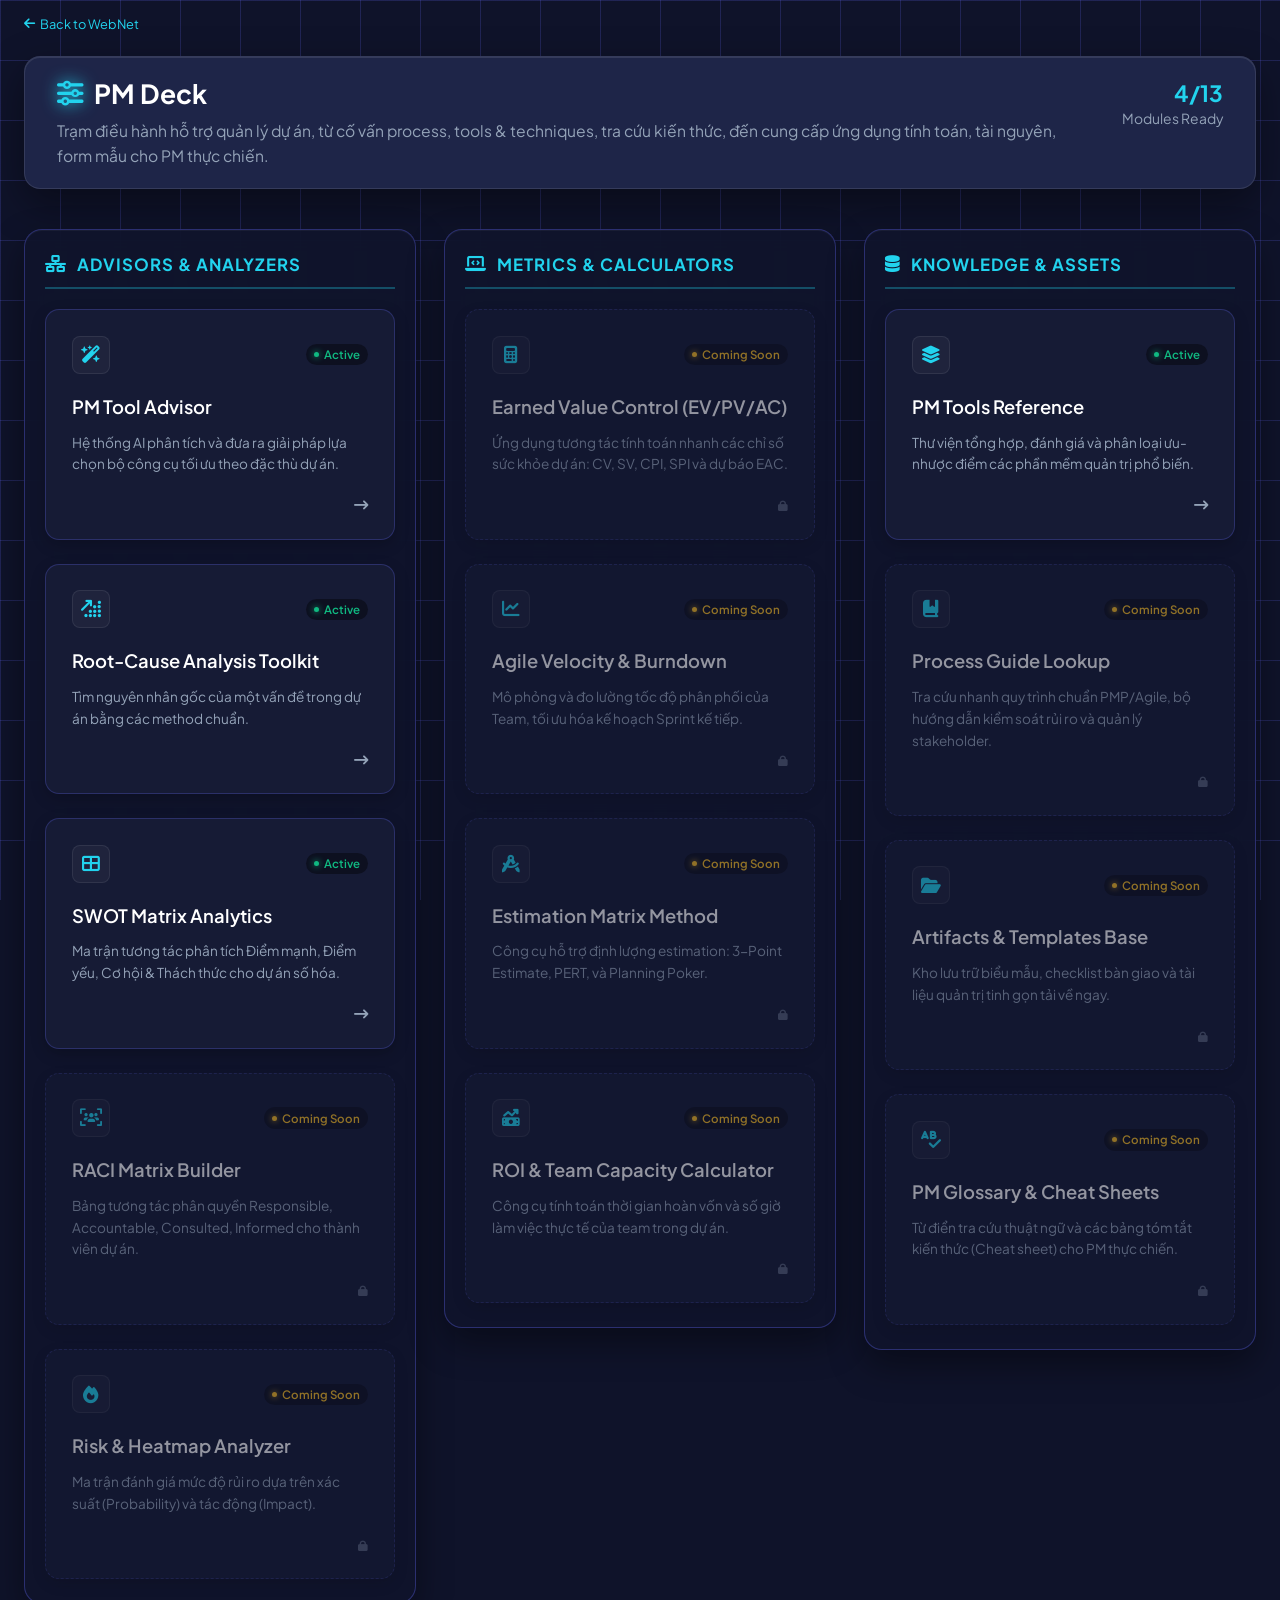
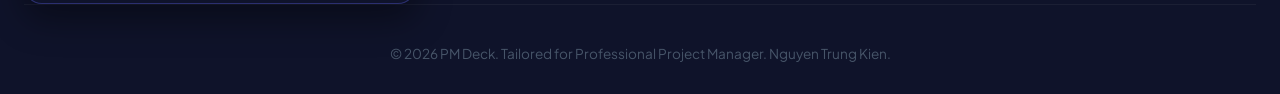
<file: index.html>
<!DOCTYPE html>
<html lang="vi">
<head>
    <meta charset="UTF-8">
    <meta name="viewport" content="width=device-width, initial-scale=1.0">
    <title>PM Deck - Trạm Điều Hành Quản Lý Dự Án</title>
    <!-- Google Fonts & FontAwesome Icons -->
    <link href="https://fonts.googleapis.com/css2?family=Plus+Jakarta+Sans:wght@400;500;600;700&display=swap" rel="stylesheet">
    <link rel="stylesheet" href="https://cdnjs.cloudflare.com/ajax/libs/font-awesome/6.4.0/css/all.min.css">
    <link rel="icon" type="image/svg+xml" href="data:image/svg+xml,<svg xmlns='http://www.w3.org/2000/svg' viewBox='0 0 100 100'><rect width='100' height='100' rx='24' fill='%230f172a'/><text x='50' y='78' font-family='Arial, sans-serif' font-weight='900' font-size='76' letter-spacing='-4' fill='%2322d3ee' text-anchor='middle'>PM</text></svg>">
    <!-- Link to external CSS -->
    <link rel="stylesheet" href="style.css">
</head>
<body ontouchstart="">

    <!-- DIGITAL WEBNET BACKGROUND EFFECT -->
    <div class="cyber-bg-system">
        <div class="digital-grid"></div>
        <div class="mouse-glow-pointer" id="mouseGlow"></div>
        <div class="network-stream line-1"></div>
        <div class="network-stream line-2"></div>
    </div>

    <div class="container">
        <!-- BACK TO WEB NET PAGE -->
        <a href="https://ntkientn.github.io/webnet/" class="back-to-hub">
            <i class="fa-solid fa-arrow-left"></i> Back to WebNet 
        </a>

        <!-- BOARD HEADER -->
        <header>
            <div class="header-title">
                <h1><i class="fa-solid fa-sliders"></i> PM Deck</h1>
                <p>Trạm điều hành hỗ trợ quản lý dự án, từ cố vấn process, tools & techniques, tra cứu kiến thức, đến cung cấp ứng dụng tính toán, tài nguyên, form mẫu cho PM thực chiến.</p>
            </div>
            <div class="header-counter">
                <div class="counter-value" id="activeCounter">0/0</div>
                <div class="counter-label">Modules Ready</div>
            </div>
        </header>

        <!-- MOBILE TABS NAVIGATION -->
        <div class="mobile-tabs-container">
            <div class="mobile-tabs" id="mobileTabs">
                <!-- Nút Tab sẽ được sinh tự động bằng JS -->
            </div>
        </div>
        
        <!-- TRELLO COLUMN BOARD PLATFORM -->
        <main class="trello-board" id="trelloBoard">
            <!-- Inject tự động 3 cột từ JS -->
        </main>

        <footer>
            <p>&copy; 2026 PM Deck. Tailored for Professional Project Manager. Nguyen Trung Kien.</p>
        </footer>
    </div>

    <!-- Link to external JS -->
    <script src="script.js"></script>
</body>
</html>
</file>
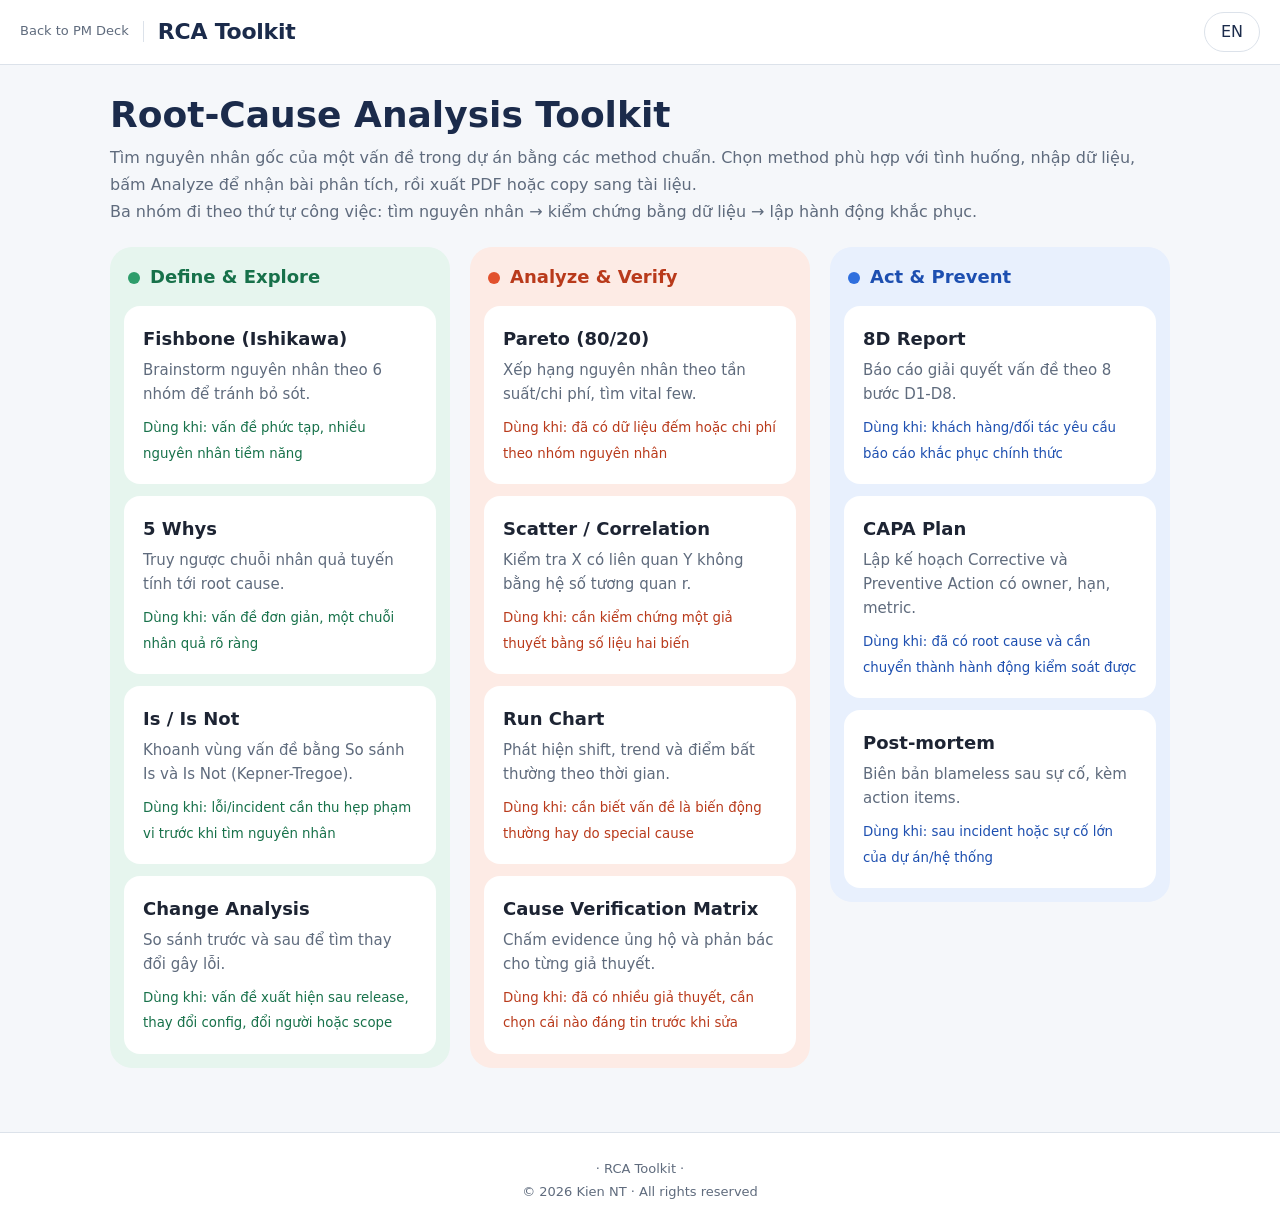
<file: advisor/rca/index.html>
<!DOCTYPE html>
<html lang="vi"><head><meta charset="utf-8"><meta name="viewport" content="width=device-width,initial-scale=1">
<title>Root-Cause Analysis Toolkit</title><link rel="stylesheet" href="css/styles.css"></head>
<body><header><div class="hl"><a id="deck" href="../index.html">Back to PM Deck</a><a id="logo" href="#">RCA Toolkit</a></div><button id="lang" aria-label="Language">EN</button></header>
    <main id="main"></main>
    <footer>
        <span>· RCA Toolkit · </span>
        <span>© 2026 Kien NT · All rights reserved</span>
    </footer>
    <script src="data/methods.js"></script>
    <script src="data/samples.js"></script>
    <script src="js/engine.js"></script>
    <script src="js/app.js"></script>
</body></html>
</file>
<file: style.css>
:root {
    --bg-main: #0f132a; 
    --header-bg: #1e2548;
    --column-bg: rgba(22, 27, 53, 0.65); /* Nền cột bán trong suốt hitech */
    --card-bg: #161b35;
    --card-border: rgba(99, 102, 241, 0.28);
    --card-hover-border: #22d3ee;
    
    --accent-indigo: #818cf8; 
    --accent-cyan: #22d3ee;   
    --accent-magenta: #f472b6; 
    --text-main: #ffffff;
    --text-muted: #94a3b8;
    
    --color-active: #10b981;
    --color-coming: #fbbf24;
}

* {
    margin: 0;
    padding: 0;
    box-sizing: border-box;
    font-family: 'Plus Jakarta Sans', sans-serif;
}

body {
    background-color: var(--bg-main);
    color: var(--text-main);
    min-height: 100vh;
    padding: 1rem 1.5rem; /* Padding top/bottom = 1rem, left/right = 1.5rem*/
    position: relative;
    overflow-x: hidden;
    display: flex;
    flex-direction: column;
}

/* --- BACKGROUND SYSTEM (WEBNET STYLE) --- */
.cyber-bg-system {
    position: fixed;
    inset: 0;
    z-index: 0;
    pointer-events: none;
}
.digital-grid {
    position: absolute;
    inset: 0;
    background-image: 
        linear-gradient(rgba(99, 102, 241, 0.22) 1px, transparent 1px),
        linear-gradient(90deg, rgba(99, 102, 241, 0.22) 1px, transparent 1px);
    background-size: 60px 60px;
}
.mouse-glow-pointer {
    position: absolute;
    width: 600px;
    height: 600px;
    background: radial-gradient(circle, rgba(99, 102, 241, 0.18) 0%, transparent 70%);
    border-radius: 50%;
    transform: translate(-50%, -50%);
    top: -9999px;
    left: -9999px;
    transition: transform 0.08s ease-out;
    will-change: transform, top, left;
}
.network-stream {
    position: absolute;
    height: 2px;
    width: 400px;
    filter: drop-shadow(0 0 10px var(--accent-indigo));
    opacity: 0.8;
}
.line-1 { top: 25%; left: -400px; background: linear-gradient(90deg, transparent, var(--accent-indigo), transparent); animation: sweepRight 6s linear infinite; }
.line-2 { top: 75%; right: -400px; background: linear-gradient(90deg, transparent, var(--accent-magenta), transparent); animation: sweepLeft 9s linear infinite; }

@keyframes sweepRight { 0% { left: -400px; } 100% { left: 100%; } }
@keyframes sweepLeft { 0% { right: -400px; } 100% { right: 100%; } }

/* --- CONTAINER --- */
.container {
    max-width: 1400px; /* Nới rộng container để vừa không gian 3 cột dàn ngang */
    margin: 0 auto;
    width: 100%;
    position: relative;
    z-index: 10;
    display: flex;
    flex-direction: column;
    flex-grow: 1;
}

/* BACK BUTTON & HEADER */
.back-to-hub {
    display: inline-flex;
    align-items: center;
    gap: 0.3rem;
    color: var(--accent-cyan);
    text-decoration: none;
    font-size: 0.80rem;
    font-weight: 400;
    margin-bottom: 1.5rem;
    transition: all 0.2s ease;
    width: fit-content;
}
.back-to-hub:hover {
    color: #fff;
    transform: translateX(-3px);
}

header {
    display: flex;
    align-items: flex-start; /* Kéo toàn bộ nội dung neo lên mép trên (Top) */
    justify-content: space-between;
    gap: 30px; /* Tạo khoảng hở an toàn để chữ bên trái không dính sát vào bộ đếm */
    background: var(--header-bg);
    border: 1px solid rgba(255, 255, 255, 0.1);
    padding: 1.25rem 2rem;
    border-radius: 16px;
    margin-bottom: 2.5rem;
    box-shadow: 0 15px 40px rgba(0, 0, 0, 0.4), inset 0 1px 0 rgba(255,255,255,0.1);
}
.header-title {
    flex: 1; /* Cho phép phần chữ giãn ra chiếm phần không gian còn lại */
}
.header-title h1 {
    font-size: 1.65rem;
    font-weight: 700;
    display: flex;
    align-items: center;
    gap: 0.7rem;
}
.header-title h1 i {
    color: var(--accent-cyan);
    filter: drop-shadow(0 0 8px var(--accent-cyan));
}
.header-title p {
    font-size: 0.98rem;
    color: var(--text-muted);
    margin-top: 0.5rem; /* Tăng khoảng cách từ Title xuống mô tả */
    line-height: 1.6;   /* QUAN TRỌNG: Tăng khoảng cách giữa các dòng chữ (từ 1.4 lên 1.6) */
}
.header-counter {
    display: flex;
    flex-direction: column;
    align-items: flex-end; /* Ép bộ đếm và nhãn dạt sát lề phải */
    flex-shrink: 0; /* QUAN TRỌNG: Cấm trình duyệt ép nhỏ khối này dù chữ bên trái có dài đến đâu */
    margin-top: 5px; /* Đẩy nhẹ xuống vài pixel để đường chân chữ số 3/12 ngang hàng hoàn hảo với chữ PM Deck */
}
.counter-value {
    font-size: 1.4rem;
    font-weight: 700;
    color: var(--accent-cyan);
    text-align: right;
    line-height: 1; /* Thu gọn chiều cao của số */
}
.counter-label {
    font-size: 0.87rem;
    color: var(--text-muted);
    text-align: right; /* Căn phải chữ */
    white-space: nowrap; /* QUAN TRỌNG: Cấm rớt dòng, ép chữ "Modules Ready" luôn nằm trên 1 hàng ngang */
    margin-top: 6px;
}

/* ẨN MOBILE TABS TRÊN DESKTOP */
.mobile-tabs-container {
    display: none; /* Mặc định giấu đi */
}

/* --- TRELLO MULTI-COLUMN BOARD LAYOUT --- */
.trello-board {
    display: grid;
    grid-template-columns: repeat(3, 1fr); /* Định hình cứng 3 cột cân bằng */
    gap: 1.75rem;
    align-items: start;
    flex-grow: 1;
}

/* COLUMN BOX */
.trello-column {
    background: rgba(16, 20, 44, 0.85);
    border: 1px solid rgba(99, 102, 241, 0.35);
    border-radius: 18px;
    padding: 1.5rem 1.25rem;
    display: flex;
    flex-direction: column;
    gap: 1.25rem;
    box-shadow: 0 15px 35px rgba(0, 0, 0, 0.4), inset 0 1px 1px rgba(255, 255, 255, 0.05);
    backdrop-filter: blur(12px);
}

.column-header {
    font-size: 1.05rem;
    font-weight: 700;
    text-transform: uppercase;
    letter-spacing: 1px;
    color: var(--accent-cyan);
    padding-bottom: 0.75rem;
    border-bottom: 2px solid rgba(34, 211, 238, 0.3);
    display: flex;
    align-items: center;
    gap: 0.6rem;
}
.column-header i {
    color: var(--accent-cyan);
}

/* CARDS VERTICAL LIST INSIDE COLUMN */
.cards-vertical-list {
    display: flex;
    flex-direction: column;
    gap: 1.5rem;
}

/* COCKPIT CARD */
.tool-card {
    background: var(--card-bg);
    border: 1px solid var(--card-border);
    border-radius: 14px;
    padding: 1.6rem;
    display: flex;
    flex-direction: column;
    gap: 1.25rem;
    cursor: pointer;
    transition: all 0.22s ease-in-out;
    box-shadow: 0 5px 15px rgba(0, 0, 0, 0.2);
}
.tool-card.coming-soon {
    cursor: not-allowed;
    opacity: 0.55;
    border-style: dashed;
}
.tool-card:not(.coming-soon):hover {
    transform: translateY(-3px);
    border-color: var(--card-hover-border);
    box-shadow: 0 10px 25px rgba(34, 211, 238, 0.18);
    background: #1c2244;
}

.card-top-bar {
    display: flex;
    align-items: center;
    justify-content: space-between;
}
.icon-wrapper {
    width: 38px;
    height: 38px;
    background: rgba(255, 255, 255, 0.04);
    border: 1px solid rgba(255, 255, 255, 0.08);
    border-radius: 8px;
    display: flex;
    align-items: center;
    justify-content: center;
    color: var(--accent-cyan);
    font-size: 1.1rem;
}
.tool-card:not(.coming-soon):hover .icon-wrapper {
    background: var(--accent-cyan);
    color: var(--bg-main);
    border-color: transparent;
    box-shadow: 0 0 10px var(--accent-cyan);
}

.status-dot {
    font-size: 0.72rem;
    font-weight: 600;
    padding: 0.2rem 0.5rem;
    border-radius: 20px;
    display: flex;
    align-items: center;
    gap: 0.35rem;
    background: rgba(0, 0, 0, 0.4);
}
.dot {
    width: 5px;
    height: 5px;
    border-radius: 50%;
}

.card-meta h3 {
    font-size: 1.15rem;
    font-weight: 600;
    color: #fff;
    line-height: 1.4;
}

.card-meta p {
    font-size: 0.85rem;
    color: var(--text-muted);
    line-height: 1.6; /* Tăng từ 1.5 lên 1.6 để chữ dễ đọc hơn */
    margin-top: 0.75rem; /* Tăng khoảng cách giữa Tiêu đề Card và Mô tả */
}

.card-action-arrow {
    margin-top: auto;
    text-align: right;
    color: var(--text-muted);
    font-size: 0.9rem;
    transition: all 0.2s ease;
}
.tool-card:not(.coming-soon):hover .card-action-arrow {
    color: var(--accent-cyan);
    transform: translateX(4px);
}

/* Hiệu ứng khi user chạm/nhấn trên thiết bị di động */
.tool-card:not(.coming-soon):active {
    transform: scale(0.96); /* Lún nhẹ thẻ card xuống */
    border-color: var(--card-hover-border);
    box-shadow: 0 0 15px rgba(34, 211, 238, 0.4);
    background: #1c2244;
    transition: all 0.1s ease; /* Phản hồi nhanh hơn hover chuột */
}

/* Kích hoạt màu icon khi chạm trên mobile */
.tool-card:not(.coming-soon):active .icon-wrapper {
    background: var(--accent-cyan);
    color: var(--bg-main);
}

footer {
    text-align: center;
    margin-top: auto;
    padding: 2.5rem 0 1rem 0;
    color: #475569;
    font-size: 0.85rem;
    border-top: 1px solid rgba(255, 255, 255, 0.05);
}

/* RESPONSIVE CHO MOBILE/TABLET */
@media (max-width: 1024px) {
    /* --- THIẾT KẾ LẠI HEADER CHO MOBILE DẠNG LƯỚI (GRID) --- */
    header {
        display: grid;
        grid-template-columns: 1fr auto; /* Chia 2 cột: Cột trái tự co giãn, cột phải vừa khít bộ đếm */
        row-gap: 1.25rem;    /* Khoảng cách giữa hàng trên (Title) và hàng dưới (Paragraph) */
        column-gap: 15px; /* Khoảng cách giữa chữ PM Deck và bộ đếm */
        padding: 1.25rem 1rem;
        text-align: left;
    }

    .header-title {
        display: contents; /* "Hòa tan" div bọc ngoài để h1 và p tham gia trực tiếp vào Grid */
    }

    .header-title h1 {
        grid-column: 1 / 2; /* Nằm ở hàng 1, cột 1 (Góc trên trái) */
        grid-row: 1;
        font-size: 1.35rem;
        align-self: center;
    }

    .header-counter {
        grid-column: 2 / 3; /* Nằm ở hàng 1, cột 2 (Góc trên phải) */
        grid-row: 1;
        display: flex;
        flex-direction: column;
        align-items: flex-end;
        align-self: right;
    }

    .header-title p {
        grid-column: 1 / 3; /* Trải dài chiếm trọn cả 2 cột (1 và 2) */
        grid-row: 2;        /* Bị đẩy xuống hàng thứ 2 */
        font-size: 0.85rem;
        line-height: 1.5;
        margin-top: 0;      /* Bỏ margin cũ vì đã có row-gap của Grid */
        color: var(--text-muted);
    }

    .counter-value {
        font-size: 1rem;
    }

    .counter-label {
        font-size: 0.65rem;
    }

    /* Đổi Layout thành hàng ngang có thể vuốt (Horizontal Scroll) */
    .trello-board { 
        display: flex; /* Chuyển từ grid sang flex để dàn ngang */
        overflow-x: auto; /* Bật thanh cuộn ngang */
        scroll-snap-type: x mandatory; /* Bắt buộc hít (snap) theo trục ngang */
        gap: 1rem; 
        margin: 0 -1.5rem; /* Kéo tràn lề màn hình mobile */
        padding-left: 1.5rem;
        padding-right: 1.5rem;
        /* Giấu thanh cuộn mặc định trên webkit (Chrome/Safari) nhưng vẫn cho vuốt */
        scrollbar-width: none; 
    }

    /* Tối ưu lại không gian âm (Whitespace) cho Mobile */
    
    .cards-vertical-list {
        gap: 1rem; /* Ép khoảng cách giữa các thẻ Card gần lại (thay vì 1.5rem như desktop) */
    }

    .tool-card {
        padding: 1.25rem; /* Giảm lề trong của thẻ để nhường chỗ cho text (thay vì 1.6rem) */
        gap: 1rem; /* Giảm khoảng cách giữa icon, tiêu đề và mô tả trong card */
    }

    .card-meta p {
        margin-top: 0.5rem; /* Thu hẹp khoảng cách giữa Tiêu đề và Mô tả */
        line-height: 1.5; /* Hạ line-height xuống một chút để chữ gọn gàng hơn trên màn hẹp */
    }

    /* Thiết lập cho từng cột hít vào giữa màn hình khi vuốt */
    .trello-column {
        min-width: 85vw; /* Cột chiếm 85% chiều rộng màn hình, để lộ 15% cột tiếp theo nhằm gợi ý cho user biết có thể vuốt */
        scroll-snap-align: center; /* Dừng cuộn sẽ hít vào giữa màn hình */
    }

    /* --- NÚT TAB TRÊN MOBILE (BOTTOM NAVIGATION BAR) --- */
    .mobile-tabs-container {
        display: flex;
        justify-content: center;
        
        /* Cố định xuống nắp dưới màn hình */
        position: fixed;
        bottom: 0;
        left: 0;
        width: 100%;
        z-index: 999; /* Đảm bảo luôn đè lên mọi thứ */
        
        /* Hiệu ứng kính mờ tràn viền sát cạnh dưới */
        background: rgba(16, 20, 44, 0.85);
        backdrop-filter: blur(15px);
        -webkit-backdrop-filter: blur(15px); /* Hỗ trợ Safari iOS */
        border-top: 1px solid rgba(99, 102, 241, 0.3);
        
        /* Padding chuẩn cho ngón tay bấm, hỗ trợ cả màn hình iPhone tai thỏ/Dynamic Island */
        padding: 12px 1.5rem;
        padding-bottom: calc(12px + env(safe-area-inset-bottom)); 
    }
    
    .mobile-tabs {
        display: flex;
        gap: 8px;
        width: 100%;
        max-width: 400px;
        /* Bỏ viền/nền ở đây vì đã chuyển ra background của container tràn viền */
        background: transparent;
        border: none;
        padding: 0;
    }
    
    .tab-btn {
        flex: 1;
        /* Nút thiết kế nổi bật, diện tích bấm lớn hơn cho ngón cái */
        background: rgba(255, 255, 255, 0.05);
        color: var(--text-muted);
        border: 1px solid rgba(255, 255, 255, 0.05);
        padding: 12px 5px;
        border-radius: 12px;
        font-size: 0.85rem;
        font-weight: 600;
        cursor: pointer;
        transition: all 0.2s ease;
        white-space: nowrap;
        text-overflow: ellipsis;
        overflow: hidden;
    }
    
    .tab-btn.active {
        background: var(--accent-cyan);
        color: var(--bg-main);
        box-shadow: 0 4px 15px rgba(34, 211, 238, 0.3);
        border-color: transparent;
    }

    /* Đẩy Footer lên để khi cuộn kịch sàn không bị thanh Bottom Tab che mất */
    footer {
        padding-bottom: 100px; /* Bù lại khoảng không gian thanh Tab chiếm dụng */
    }
}
</file>
<file: advisor/rca/css/styles.css>
:root{--navy:#1B2B4B;--bg:#F5F7FA;--ink:#1D2433;--m:#5F6B7D;--l:#DCE2EA;--g:#1B2B4B;--gd:#1B2B4B;--gt:#E9EDF4}
.g-explore{--g:#2E9D6B;--gd:#17714A;--gt:#E6F5EE}
.g-verify{--g:#E2512D;--gd:#B93A1B;--gt:#FDEBE5}
.g-act{--g:#2F6FDE;--gd:#1D4FB0;--gt:#E8F0FD}
*{box-sizing:border-box}
body{margin:0;background:var(--bg);color:var(--ink);font:16px/1.6 "Segoe UI",system-ui,sans-serif}
header{display:flex;justify-content:space-between;align-items:center;padding:12px 20px;background:#fff;border-bottom:1px solid var(--l)}
.hl{display:flex;align-items:center;gap:14px}
#deck{font-size:13px;color:var(--m);text-decoration:none;padding-right:14px;border-right:1px solid var(--l)}
#deck:hover{color:var(--navy)}
#logo{font-weight:700;color:var(--navy);text-decoration:none;font-size:22px;letter-spacing:-.01em}
button{font:inherit;cursor:pointer}
#lang,.ghost{background:#fff;border:1px solid var(--l);border-radius:999px;padding:6px 16px;color:var(--navy)}
.pri{background:var(--gd);color:#fff;border:0;border-radius:12px;padding:12px 28px;font-weight:600}
button:focus-visible,a:focus-visible{outline:2px solid var(--gd);outline-offset:2px}
main{max-width:860px;margin:0 auto;padding:28px 20px 64px}
main.wide{max-width:1100px}
h1{font-size:clamp(26px,4vw,36px);line-height:1.2;margin:0 0 8px;color:var(--navy)}
.sub,.meta{color:var(--m);margin:0 0 22px}
.tabs{display:flex;gap:8px;position:sticky;top:0;z-index:4;background:var(--bg);padding:8px 0;margin-bottom:8px}
.tab{flex:1;border:0;border-radius:999px;padding:8px 4px;background:var(--gt);color:var(--gd);font-weight:600;font-size:14px}
.tab.on{background:var(--gd);color:#fff}
.cols{display:flex;gap:12px;overflow-x:auto;scroll-snap-type:x mandatory;scrollbar-width:none;align-items:flex-start}
.col{flex:0 0 88%;scroll-snap-align:center;background:var(--gt);border-radius:22px;padding:14px;display:flex;flex-direction:column;gap:12px}
.gh{margin:2px 4px;font-size:18px;color:var(--gd);display:flex;align-items:center;gap:10px}
.gh i{width:12px;height:12px;border-radius:50%;background:var(--g)}
.card{text-align:left;background:#fff;border:1px solid transparent;border-radius:16px;padding:18px;transition:border-color .15s}
.card:hover{border-color:var(--g)}
.card h3{margin:0 0 4px;font-size:18px;color:var(--ink)}.card p{margin:0 0 8px;color:var(--m);font-size:15px}.card small{color:var(--gd)}
@media(min-width:900px){.tabs{display:none}.cols{display:grid;grid-template-columns:repeat(3,1fr);gap:20px;overflow:visible}.col{flex:none}}
.chip{display:inline-block;background:var(--gt);color:var(--gd);border-radius:999px;padding:2px 14px;font-size:14px;font-weight:600;margin:18px 0 8px}
.lb{font-weight:600;margin:18px 0 6px}
.hw{position:relative;display:inline-block;margin-left:8px}
.hq{width:20px;height:20px;border-radius:50%;border:1px solid var(--gd);background:var(--gt);color:var(--gd);font-size:12px;font-weight:700;padding:0;line-height:1}
.tip{display:none;position:absolute;left:0;top:26px;z-index:6;width:min(340px,80vw);background:var(--navy);color:#fff;padding:10px 12px;border-radius:12px;font-size:14px;font-weight:400;line-height:1.5}
.hw:hover .tip,.hw.open .tip{display:block}
textarea,input{width:100%;font:inherit;padding:10px 12px;border:1px solid var(--l);border-radius:12px;background:#fff;color:var(--ink)}
textarea:focus,input:focus{outline:2px solid var(--g);border-color:transparent}
.wr{display:flex;gap:10px;align-items:center;margin-bottom:8px}.wr b{color:var(--gd);min-width:18px}
.r{display:flex;gap:8px;margin-bottom:8px}.r input:first-child{flex:4}.r input+input{flex:1;min-width:0}
.bar{display:flex;gap:10px;flex-wrap:wrap;margin:24px 0;align-items:center}
.err{color:#B42318;margin:12px 0 0}
#doc{background:#fff;border:1px solid var(--l);border-top:5px solid var(--g);border-radius:20px;padding:28px}
#doc h1{font-size:26px}
#doc h2{font-size:18px;color:var(--gd);margin:26px 0 8px;padding-bottom:6px;border-bottom:1px solid var(--l)}
#doc li{margin:4px 0}.tw{overflow-x:auto}
table{border-collapse:collapse;width:100%;font-size:14px}
th,td{border-bottom:1px solid var(--l);padding:8px 10px;text-align:left}th{background:var(--gt);color:var(--gd)}
.chart{width:100%;height:auto}
@media print{header,footer,.bar{display:none}body{background:#fff}#doc{border:0;padding:0}main{max-width:none;padding:0}}
@media(prefers-reduced-motion:reduce){*{transition:none!important;scroll-behavior:auto!important}}
.r.eq{flex-wrap:wrap}.r.eq input,.r.eq textarea{flex:1 1 140px;min-width:0}
body{min-height:100vh;display:flex;flex-direction:column}
main{flex:1;width:100%}
footer{text-align:center;padding:24px 20px;color:var(--m);font-size:13px;line-height:1.8;border-top:1px solid var(--l);background:#fff}
footer span{display:block}
.sub{line-height:1.7}
.note{background:#FFF4D1;color:#6B4A00;border-left:4px solid #E0A100;border-radius:8px;padding:8px 12px;font-size:14px;margin:0 0 16px}
.prob{background:var(--gt);border-radius:10px;padding:10px 14px;margin:0 0 4px;line-height:1.6}
.ms{display:grid;grid-template-columns:repeat(auto-fit,minmax(200px,1fr));gap:10px}.ms label{display:block;font-size:14px;color:var(--m)}.ms input{margin-top:4px}
</file>
